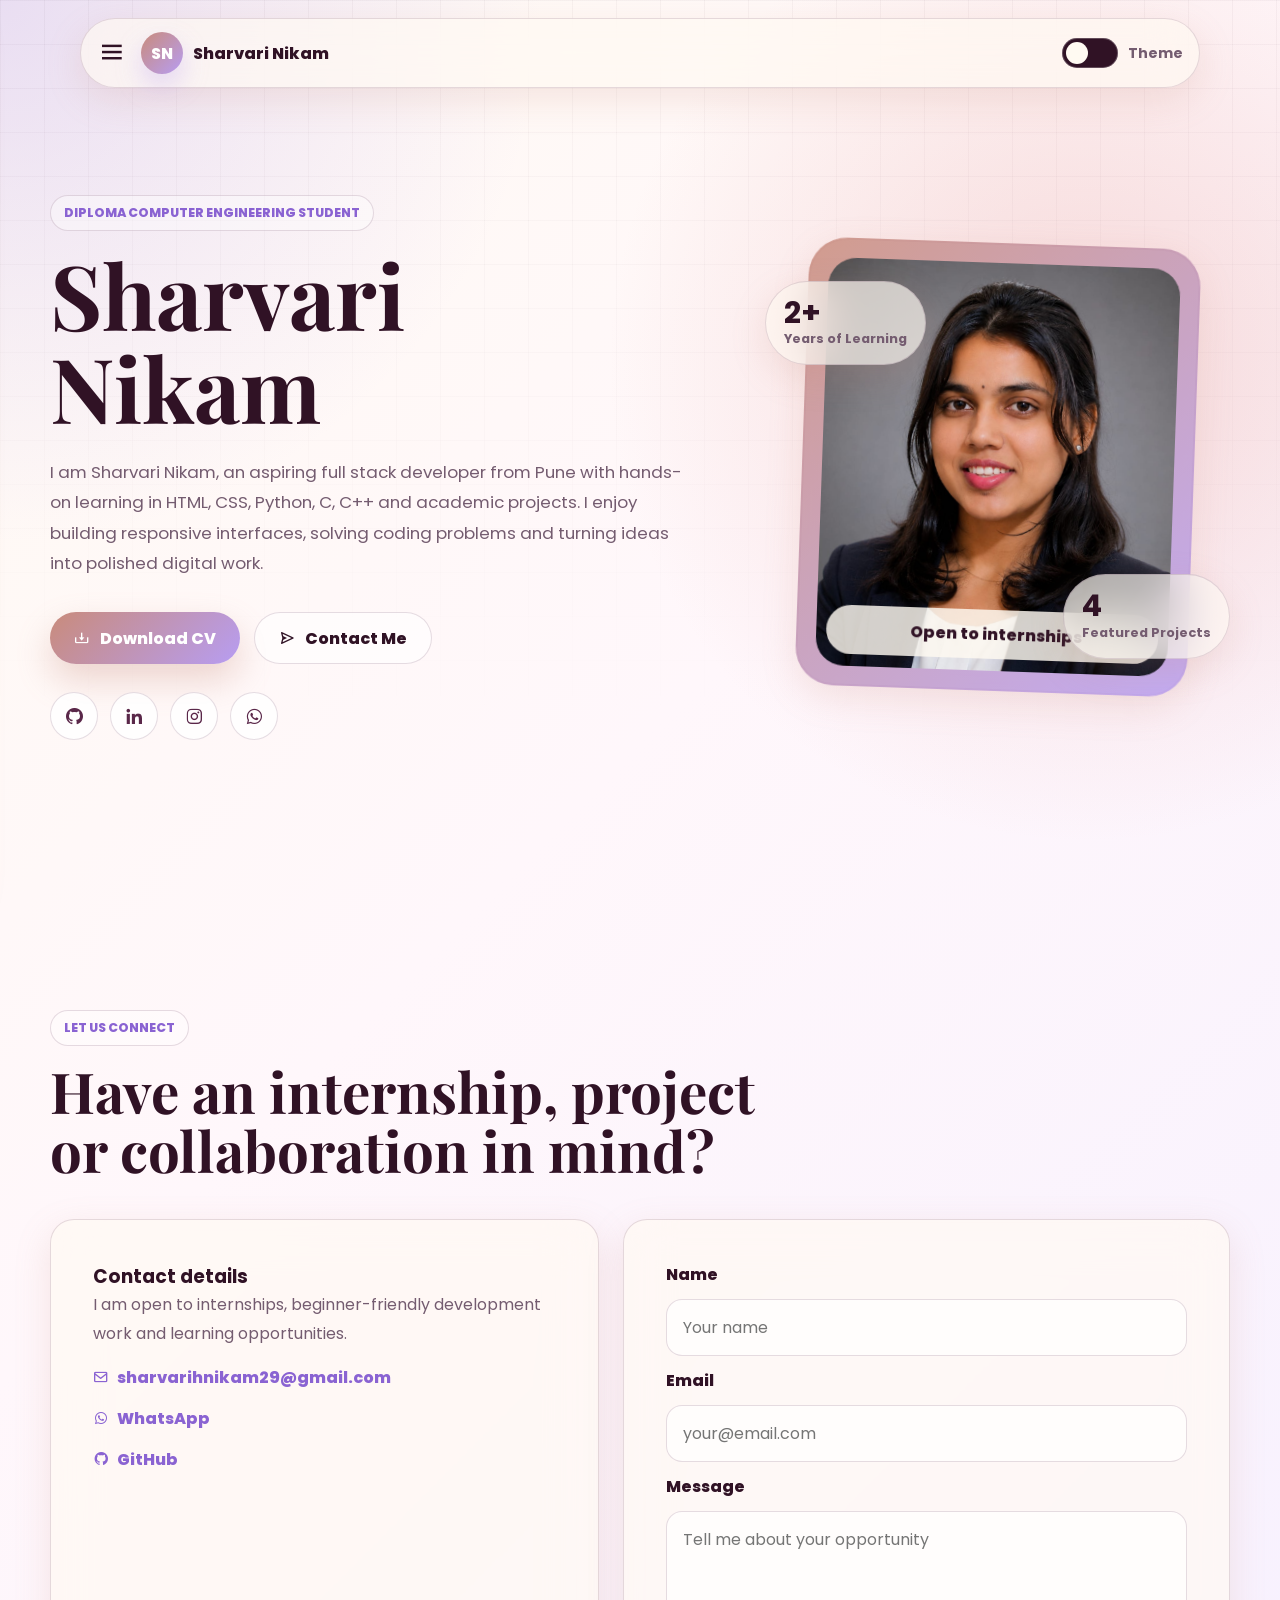
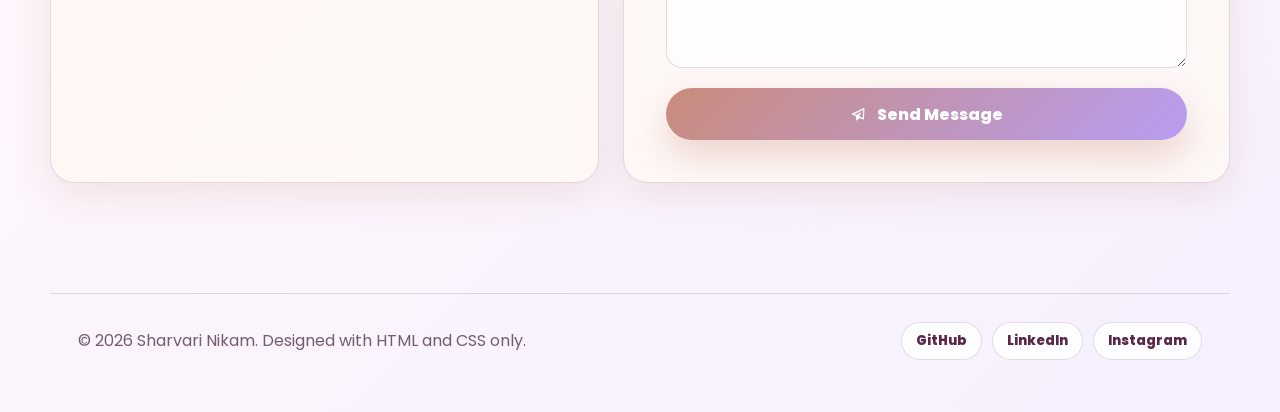
<file: index.html>
﻿<!DOCTYPE html>
<html lang="en">
<head>
  <meta charset="UTF-8">
  <meta name="viewport" content="width=device-width, initial-scale=1.0">
  <title>Sharvari Nikam | Portfolio</title>
  <link rel="preconnect" href="https://fonts.googleapis.com">
  <link rel="preconnect" href="https://fonts.gstatic.com" crossorigin>
  <link href="https://fonts.googleapis.com/css2?family=Playfair+Display:wght@600;700&family=Poppins:wght@300;400;500;600;700;800&display=swap" rel="stylesheet">
  <link href="https://unpkg.com/boxicons@2.1.4/css/boxicons.min.css" rel="stylesheet">
  <link rel="stylesheet" href="style.css">
</head>
<body>

  <!-- CSS-only dark/light mode toggle. -->
<input class="theme-checkbox" type="checkbox" id="theme-toggle" aria-label="Toggle dark mode">
  
  <input type="checkbox" id="menu-toggle" class="menu-checkbox" aria-label="Toggle Navigation Sidebar">
  <label for="menu-toggle" class="sidebar-overlay"></label>

  <div class="site-shell">
    <header class="top-nav glass-panel">
      
      <div class="nav-left-group">
        <label for="menu-toggle" class="hamburger-trigger" title="Open Menu">
          <i class='bx bx-menu'></i>
        </label>
        
        <a class="brand" href="#home">
          <span class="brand-mark">SN</span>
          <span>Sharvari Nikam</span>
        </a>
      </div>

      <label class="theme-toggle" for="theme-toggle" title="Toggle dark mode">
        <span class="toggle-track"><span class="toggle-thumb"></span></span>
        <span class="toggle-text">Theme</span>
      </label>
    </header>

    <aside class="navigation-sidebar glass-panel">
      <div class="sidebar-header">
        <div class="brand">
          <span class="brand-mark">SN</span>
          <span>Menu</span>
        </div>
        <label for="menu-toggle" class="sidebar-close-btn">
          <i class='bx bx-x'></i>
        </label>
      </div>

      <nav class="sidebar-nav-links">
        <a href="index.html" class="sidebar-link"><i class='bx bx-home-alt-2'></i> <span>Home</span></a>
        <a href="about.html" class="sidebar-link"><i class='bx bx-user'></i> <span>About</span></a>
        <a href="skill.html" class="sidebar-link"><i class='bx bx-code-alt'></i> <span>Skills</span></a>
        <a href="projects.html" class="sidebar-link"><i class='bx bx-folder'></i> <span>Projects</span></a>
        <a href="journey.html" class="sidebar-link"><i class='bx bx-git-repo-forked'></i> <span>Journey</span></a>
        <a href="#contact" class="sidebar-link"><i class='bx bx-envelope'></i> <span>Contact</span></a>
      </nav>

      <div class="sidebar-footer">
        <div class="sidebar-settings-label"><i class='bx bx-cog'></i> Settings</div>
        <label class="theme-toggle sidebar-theme-toggle" for="theme-toggle">
          <span class="toggle-track"><span class="toggle-thumb"></span></span>
          <span class="toggle-text">Dark Mode</span>
        </label>
      </div>
    </aside>

    <main>
      <section class="hero section-reveal" id="home">
        <div class="hero-copy">
          <p class="eyebrow">Diploma Computer Engineering Student</p>
          <h1>Sharvari Nikam</h1>
          <p class="hero-text">I am Sharvari Nikam, an aspiring full stack developer from Pune with hands-on learning in HTML, CSS, Python, C, C++ and academic projects. I enjoy building responsive interfaces, solving coding problems and turning ideas into polished digital work.</p>
          <div class="hero-actions"><a class="btn btn-primary" href="resume.pdf" download><i class='bx bx-download'></i>Download CV</a><a class="btn btn-secondary" href="#contact"><i class='bx bx-send'></i>Contact Me</a></div>
          <div class="social-row"><a href="https://github.com/sharvarihnikam29" target="_blank" rel="noreferrer" title="GitHub"><i class='bx bxl-github'></i></a><a href="https://linkedin.com/in/yourprofile" target="_blank" rel="noreferrer" title="LinkedIn"><i class='bx bxl-linkedin'></i></a><a href="https://instagram.com/yourprofile" target="_blank" rel="noreferrer" title="Instagram"><i class='bx bxl-instagram'></i></a><a href="https://wa.me/917387793955" target="_blank" rel="noreferrer" title="WhatsApp"><i class='bx bxl-whatsapp'></i></a></div>
        </div>
        <div class="hero-visual">
          <div class="portrait-card glass-panel"><img src="Pic.jpeg" alt="Sharvari Nikam profile photo"><div class="status-pill"><i class='bx bx-sparkles'></i>Open to internships</div></div>
          <div class="hero-stat top-stat glass-panel"><strong>2+</strong><span>Years of Learning</span></div><div class="hero-stat bottom-stat glass-panel"><strong>4</strong><span>Featured Projects</span></div>
        </div>
      </section>



      <section class="contact section-reveal" id="contact"><div class="section-heading"><p class="eyebrow">Let us connect</p><h2>Have an internship, project or collaboration in mind?</h2></div><div class="contact-grid"><div class="contact-panel glass-panel"><h3>Contact details</h3><p>I am open to internships, beginner-friendly development work and learning opportunities.</p><a href="mailto:sharvarihnikam29@gmail.com"><i class='bx bx-envelope'></i>sharvarihnikam29@gmail.com</a><a href="https://wa.me/917387793955" target="_blank" rel="noreferrer"><i class='bx bxl-whatsapp'></i>WhatsApp</a><a href="https://github.com/sharvarihnikam29" target="_blank" rel="noreferrer"><i class='bx bxl-github'></i>GitHub</a></div><form class="contact-form glass-panel" action="#" method="post"><label for="name">Name</label><input id="name" type="text" name="name" placeholder="Your name"><label for="email">Email</label><input id="email" type="email" name="email" placeholder="your@email.com"><label for="message">Message</label><textarea id="message" name="message" rows="5" placeholder="Tell me about your opportunity"></textarea><button class="btn btn-primary" type="submit"><i class='bx bx-paper-plane'></i>Send Message</button></form></div></section>
    </main>
    <footer class="footer"><p>© 2026 Sharvari Nikam. Designed with HTML and CSS only.</p><div class="footer-socials"><a href="https://github.com/sharvarihnikam29" target="_blank" rel="noreferrer">GitHub</a><a href="https://linkedin.com/in/yourprofile" target="_blank" rel="noreferrer">LinkedIn</a><a href="https://instagram.com/yourprofile" target="_blank" rel="noreferrer">Instagram</a></div></footer>
  </div>
</body>
</html>
</file>
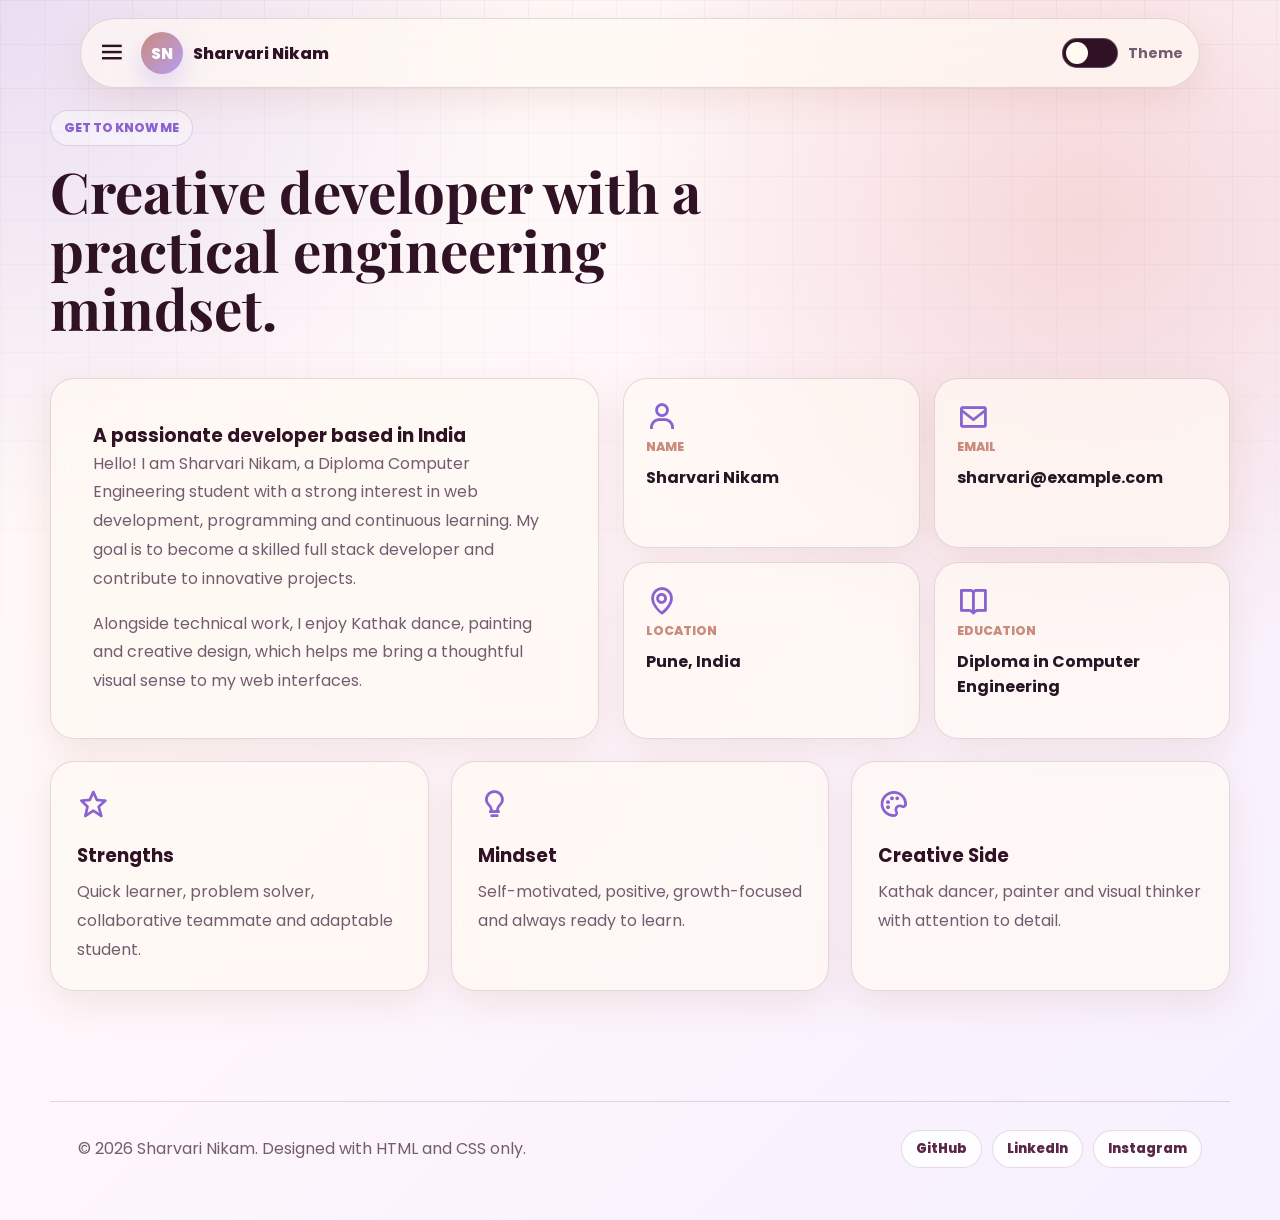
<file: about.html>
<!DOCTYPE html>
<html lang="en">
<head>
  <meta charset="UTF-8">
  <meta name="viewport" content="width=device-width, initial-scale=1.0">
  <title>Sharvari Nikam | Portfolio</title>
  <link rel="preconnect" href="https://fonts.googleapis.com">
  <link rel="preconnect" href="https://fonts.gstatic.com" crossorigin>
  <link href="https://fonts.googleapis.com/css2?family=Playfair+Display:wght@600;700&family=Poppins:wght@300;400;500;600;700;800&display=swap" rel="stylesheet">
  <link href="https://unpkg.com/boxicons@2.1.4/css/boxicons.min.css" rel="stylesheet">
  <link rel="stylesheet" href="style.css">
</head>
<body>

<input class="theme-checkbox" type="checkbox" id="theme-toggle" aria-label="Toggle dark mode">
  
  <input type="checkbox" id="menu-toggle" class="menu-checkbox" aria-label="Toggle Navigation Sidebar">
  <label for="menu-toggle" class="sidebar-overlay"></label>

  <div class="site-shell">
    <header class="top-nav glass-panel">
      
      <div class="nav-left-group">
        <label for="menu-toggle" class="hamburger-trigger" title="Open Menu">
          <i class='bx bx-menu'></i>
        </label>
        
        <a class="brand" href="#home">
          <span class="brand-mark">SN</span>
          <span>Sharvari Nikam</span>
        </a>
      </div>

      <label class="theme-toggle" for="theme-toggle" title="Toggle dark mode">
        <span class="toggle-track"><span class="toggle-thumb"></span></span>
        <span class="toggle-text">Theme</span>
      </label>
    </header>

    <aside class="navigation-sidebar glass-panel">
      <div class="sidebar-header">
        <div class="brand">
          <span class="brand-mark">SN</span>
          <span>Menu</span>
        </div>
        <label for="menu-toggle" class="sidebar-close-btn">
          <i class='bx bx-x'></i>
        </label>
      </div>

      <nav class="sidebar-nav-links">
        <a href="index.html" class="sidebar-link"><i class='bx bx-home-alt-2'></i> <span>Home</span></a>
        <a href="about.html" class="sidebar-link"><i class='bx bx-user'></i> <span>About</span></a>
        <a href="skill.html" class="sidebar-link"><i class='bx bx-code-alt'></i> <span>Skills</span></a>
        <a href="projects.html" class="sidebar-link"><i class='bx bx-folder'></i> <span>Projects</span></a>
        <a href="journey.html" class="sidebar-link"><i class='bx bx-git-repo-forked'></i> <span>Journey</span></a>
        <a href="#contact" class="sidebar-link"><i class='bx bx-envelope'></i> <span>Contact</span></a>
      </nav>

      <div class="sidebar-footer">
        <div class="sidebar-settings-label"><i class='bx bx-cog'></i> Settings</div>
        <label class="theme-toggle sidebar-theme-toggle" for="theme-toggle">
          <span class="toggle-track"><span class="toggle-thumb"></span></span>
          <span class="toggle-text">Dark Mode</span>
        </label>
      </div>
    </aside>

    <main>
        <section class="about section-reveal" id="about">
        <div class="section-heading"><p class="eyebrow">Get to know me</p><h2>Creative developer with a practical engineering mindset.</h2></div>
        <div class="about-grid">
          <article class="about-card glass-panel"><h3>A passionate developer based in India</h3><p>Hello! I am Sharvari Nikam, a Diploma Computer Engineering student with a strong interest in web development, programming and continuous learning. My goal is to become a skilled full stack developer and contribute to innovative projects.</p><p>Alongside technical work, I enjoy Kathak dance, painting and creative design, which helps me bring a thoughtful visual sense to my web interfaces.</p></article>
          <div class="quick-facts"><div class="fact glass-panel"><i class='bx bx-user'></i><span>Name</span><strong>Sharvari Nikam</strong></div><div class="fact glass-panel"><i class='bx bx-envelope'></i><span>Email</span><strong>sharvari@example.com</strong></div><div class="fact glass-panel"><i class='bx bx-map'></i><span>Location</span><strong>Pune, India</strong></div><div class="fact glass-panel"><i class='bx bx-book-open'></i><span>Education</span><strong>Diploma in Computer Engineering</strong></div></div>
        </div>
        <div class="trait-grid"><article class="mini-card glass-panel"><i class='bx bx-star'></i><h3>Strengths</h3><p>Quick learner, problem solver, collaborative teammate and adaptable student.</p></article><article class="mini-card glass-panel"><i class='bx bx-bulb'></i><h3>Mindset</h3><p>Self-motivated, positive, growth-focused and always ready to learn.</p></article><article class="mini-card glass-panel"><i class='bx bx-palette'></i><h3>Creative Side</h3><p>Kathak dancer, painter and visual thinker with attention to detail.</p></article></div>
      </section>
    </main>
    <footer class="footer"><p>© 2026 Sharvari Nikam. Designed with HTML and CSS only.</p><div class="footer-socials"><a href="https://github.com/sharvarihnikam29" target="_blank" rel="noreferrer">GitHub</a><a href="https://linkedin.com/in/yourprofile" target="_blank" rel="noreferrer">LinkedIn</a><a href="https://instagram.com/yourprofile" target="_blank" rel="noreferrer">Instagram</a></div></footer>
  </div>
</body>
</html>
</file>
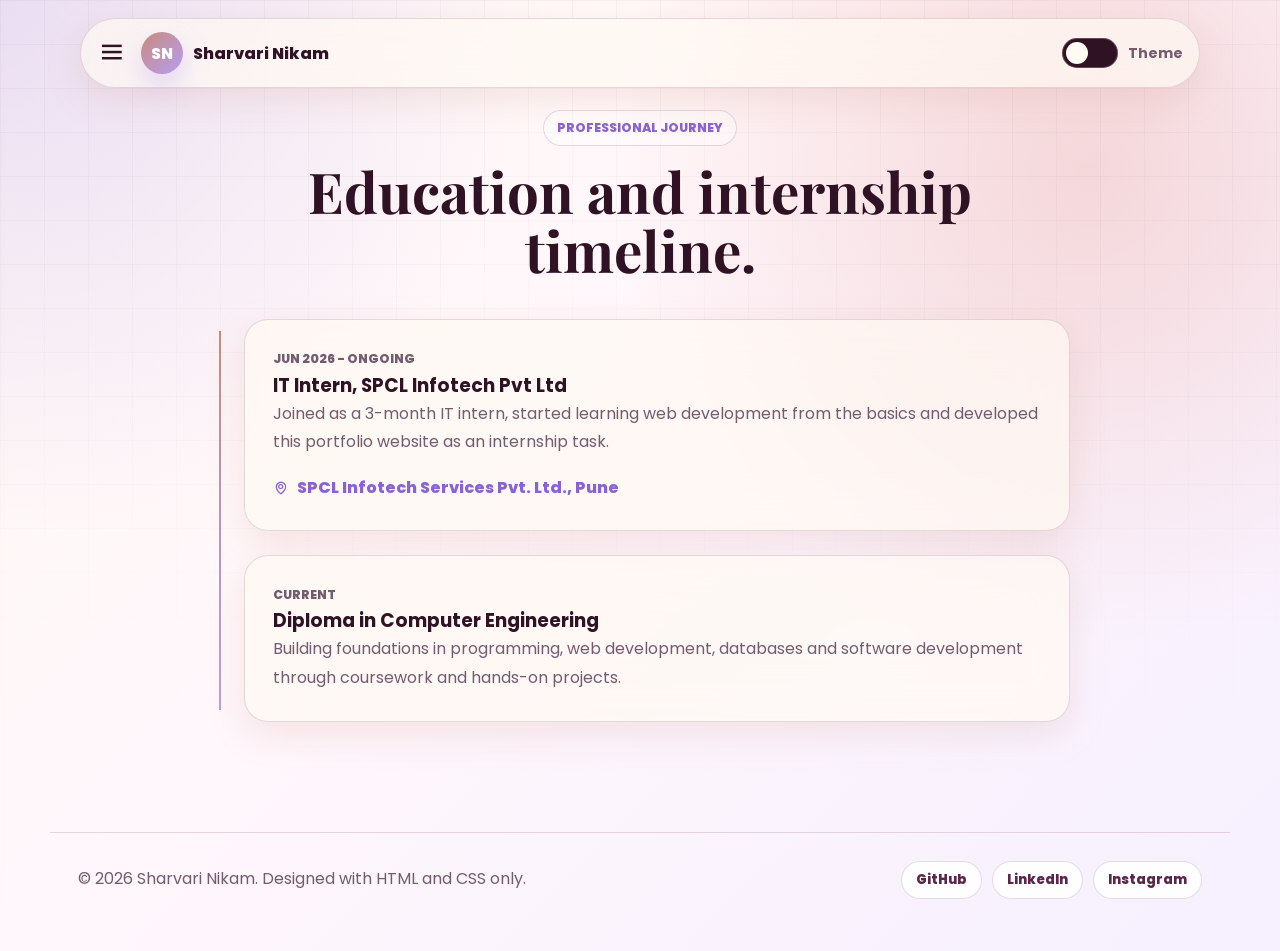
<file: journey.html>
<!DOCTYPE html>
<html lang="en">
<head>
  <meta charset="UTF-8">
  <meta name="viewport" content="width=device-width, initial-scale=1.0">
  <title>Sharvari Nikam | Portfolio</title>
  <link rel="preconnect" href="https://fonts.googleapis.com">
  <link rel="preconnect" href="https://fonts.gstatic.com" crossorigin>
  <link href="https://fonts.googleapis.com/css2?family=Playfair+Display:wght@600;700&family=Poppins:wght@300;400;500;600;700;800&display=swap" rel="stylesheet">
  <link href="https://unpkg.com/boxicons@2.1.4/css/boxicons.min.css" rel="stylesheet">
  <link rel="stylesheet" href="style.css">
</head>
<body>

  <!-- CSS-only dark/light mode toggle. -->
<input class="theme-checkbox" type="checkbox" id="theme-toggle" aria-label="Toggle dark mode">
  
  <input type="checkbox" id="menu-toggle" class="menu-checkbox" aria-label="Toggle Navigation Sidebar">
  <label for="menu-toggle" class="sidebar-overlay"></label>

  <div class="site-shell">
    <header class="top-nav glass-panel">
      
      <div class="nav-left-group">
        <label for="menu-toggle" class="hamburger-trigger" title="Open Menu">
          <i class='bx bx-menu'></i>
        </label>
        
        <a class="brand" href="#home">
          <span class="brand-mark">SN</span>
          <span>Sharvari Nikam</span>
        </a>
      </div>

      <label class="theme-toggle" for="theme-toggle" title="Toggle dark mode">
        <span class="toggle-track"><span class="toggle-thumb"></span></span>
        <span class="toggle-text">Theme</span>
      </label>
    </header>

    <aside class="navigation-sidebar glass-panel">
      <div class="sidebar-header">
        <div class="brand">
          <span class="brand-mark">SN</span>
          <span>Menu</span>
        </div>
        <label for="menu-toggle" class="sidebar-close-btn">
          <i class='bx bx-x'></i>
        </label>
      </div>

      <nav class="sidebar-nav-links">
        <a href="index.html" class="sidebar-link"><i class='bx bx-home-alt-2'></i> <span>Home</span></a>
        <a href="about.html" class="sidebar-link"><i class='bx bx-user'></i> <span>About</span></a>
        <a href="skill.html" class="sidebar-link"><i class='bx bx-code-alt'></i> <span>Skills</span></a>
        <a href="projects.html" class="sidebar-link"><i class='bx bx-folder'></i> <span>Projects</span></a>
        <a href="journey.html" class="sidebar-link"><i class='bx bx-git-repo-forked'></i> <span>Journey</span></a>
        <a href="#contact" class="sidebar-link"><i class='bx bx-envelope'></i> <span>Contact</span></a>
      </nav>

      <div class="sidebar-footer">
        <div class="sidebar-settings-label"><i class='bx bx-cog'></i> Settings</div>
        <label class="theme-toggle sidebar-theme-toggle" for="theme-toggle">
          <span class="toggle-track"><span class="toggle-thumb"></span></span>
          <span class="toggle-text">Dark Mode</span>
        </label>
      </div>
    </aside>

    <main>

              <section class="journey section-reveal" id="journey"><div class="section-heading centered"><p class="eyebrow">Professional journey</p><h2>Education and internship timeline.</h2></div><div class="timeline"><article class="timeline-item glass-panel"><span class="timeline-dot"></span><p class="timeline-date">Jun 2026 - Ongoing</p><h3>IT Intern, SPCL Infotech Pvt Ltd</h3><p>Joined as a 3-month IT intern, started learning web development from the basics and developed this portfolio website as an internship task.</p><a href="https://maps.app.goo.gl/47ASEepXZadYxrFDA" target="_blank" rel="noreferrer"><i class='bx bx-map'></i> SPCL Infotech Services Pvt. Ltd., Pune</a></article><article class="timeline-item glass-panel"><span class="timeline-dot"></span><p class="timeline-date">Current</p><h3>Diploma in Computer Engineering</h3><p>Building foundations in programming, web development, databases and software development through coursework and hands-on projects.</p></article></div></section>
</main>
    <footer class="footer"><p>© 2026 Sharvari Nikam. Designed with HTML and CSS only.</p><div class="footer-socials"><a href="https://github.com/sharvarihnikam29" target="_blank" rel="noreferrer">GitHub</a><a href="https://linkedin.com/in/yourprofile" target="_blank" rel="noreferrer">LinkedIn</a><a href="https://instagram.com/yourprofile" target="_blank" rel="noreferrer">Instagram</a></div></footer>
  </div>
</body>
</html>
</file>
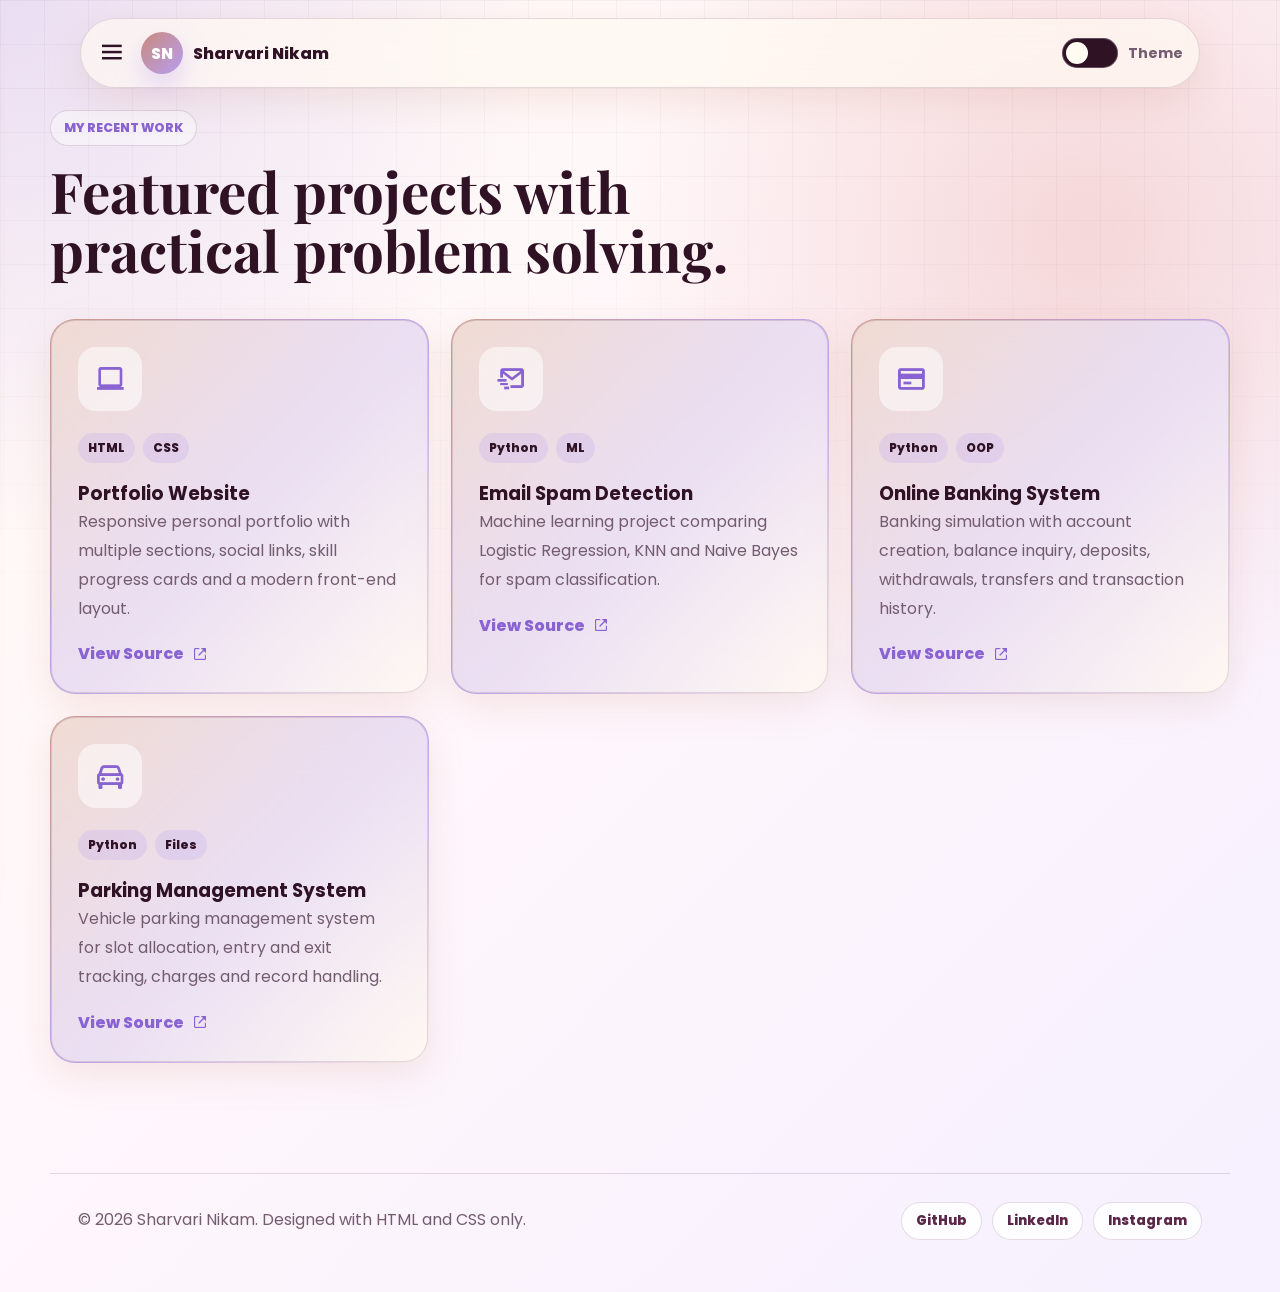
<file: projects.html>
<!DOCTYPE html>
<html lang="en">
<head>
  <meta charset="UTF-8">
  <meta name="viewport" content="width=device-width, initial-scale=1.0">
  <title>Sharvari Nikam | Portfolio</title>
  <link rel="preconnect" href="https://fonts.googleapis.com">
  <link rel="preconnect" href="https://fonts.gstatic.com" crossorigin>
  <link href="https://fonts.googleapis.com/css2?family=Playfair+Display:wght@600;700&family=Poppins:wght@300;400;500;600;700;800&display=swap" rel="stylesheet">
  <link href="https://unpkg.com/boxicons@2.1.4/css/boxicons.min.css" rel="stylesheet">
  <link rel="stylesheet" href="style.css">
</head>
<body>

  <!-- CSS-only dark/light mode toggle. -->
  <input class="theme-checkbox" type="checkbox" id="theme-toggle" aria-label="Toggle dark mode">
  
  <input type="checkbox" id="menu-toggle" class="menu-checkbox" aria-label="Toggle Navigation Sidebar">
  <label for="menu-toggle" class="sidebar-overlay"></label>

  <div class="site-shell">
    <header class="top-nav glass-panel">
      
      <div class="nav-left-group">
        <label for="menu-toggle" class="hamburger-trigger" title="Open Menu">
          <i class='bx bx-menu'></i>
        </label>
        
        <a class="brand" href="#home">
          <span class="brand-mark">SN</span>
          <span>Sharvari Nikam</span>
        </a>
      </div>

      <label class="theme-toggle" for="theme-toggle" title="Toggle dark mode">
        <span class="toggle-track"><span class="toggle-thumb"></span></span>
        <span class="toggle-text">Theme</span>
      </label>
    </header>

    <aside class="navigation-sidebar glass-panel">
      <div class="sidebar-header">
        <div class="brand">
          <span class="brand-mark">SN</span>
          <span>Menu</span>
        </div>
        <label for="menu-toggle" class="sidebar-close-btn">
          <i class='bx bx-x'></i>
        </label>
      </div>

      <nav class="sidebar-nav-links">
        <a href="index.html" class="sidebar-link"><i class='bx bx-home-alt-2'></i> <span>Home</span></a>
        <a href="about.html" class="sidebar-link"><i class='bx bx-user'></i> <span>About</span></a>
        <a href="skill.html" class="sidebar-link"><i class='bx bx-code-alt'></i> <span>Skills</span></a>
        <a href="projects.html" class="sidebar-link"><i class='bx bx-folder'></i> <span>Projects</span></a>
        <a href="journey.html" class="sidebar-link"><i class='bx bx-git-repo-forked'></i> <span>Journey</span></a>
        <a href="#contact" class="sidebar-link"><i class='bx bx-envelope'></i> <span>Contact</span></a>
      </nav>

      <div class="sidebar-footer">
        <div class="sidebar-settings-label"><i class='bx bx-cog'></i> Settings</div>
        <label class="theme-toggle sidebar-theme-toggle" for="theme-toggle">
          <span class="toggle-track"><span class="toggle-thumb"></span></span>
          <span class="toggle-text">Dark Mode</span>
        </label>
      </div>
    </aside>

    <aside class="navigation-sidebar glass-panel">
      <div class="sidebar-header">
        <div class="brand">
          <span class="brand-mark">SN</span>
          <span>Menu</span>
        </div>
        <label for="menu-toggle" class="sidebar-close-btn">
          <i class='bx bx-x'></i>
        </label>
      </div>

      <nav class="sidebar-nav-links">
        <a href="index.html" class="sidebar-link"><i class='bx bx-home-alt-2'></i> <span>Home</span></a>
        <a href="about.html" class="sidebar-link"><i class='bx bx-user'></i> <span>About</span></a>
        <a href="skill.html" class="sidebar-link"><i class='bx bx-code-alt'></i> <span>Skills</span></a>
        <a href="projects.html" class="sidebar-link"><i class='bx bx-folder'></i> <span>Projects</span></a>
        <a href="journey.html" class="sidebar-link"><i class='bx bx-git-repo-forked'></i> <span>Journey</span></a>
        <a href="index.html#contact" class="sidebar-link"><i class='bx bx-envelope'></i> <span>Contact</span></a>
      </nav>

      <div class="sidebar-footer">
        <div class="sidebar-settings-label"><i class='bx bx-cog'></i> Settings</div>
        <label class="theme-toggle sidebar-theme-toggle" for="theme-toggle">
          <span class="toggle-track"><span class="toggle-thumb"></span></span>
          <span class="toggle-text">Dark Mode</span>
        </label>
      </div>
    </aside>

    <main>

              <section class="projects section-reveal" id="projects"><div class="section-heading"><p class="eyebrow">My recent work</p><h2>Featured projects with practical problem solving.</h2></div><div class="projects-grid"><article class="project-card"><div class="project-inner glass-panel"><div class="project-icon"><i class='bx bx-laptop'></i></div><div class="project-tags"><span>HTML</span><span>CSS</span></div><h3>Portfolio Website</h3><p>Responsive personal portfolio with multiple sections, social links, skill progress cards and a modern front-end layout.</p><a href="https://github.com/sharvarihnikam29" target="_blank" rel="noreferrer">View Source <i class='bx bx-link-external'></i></a></div></article><article class="project-card"><div class="project-inner glass-panel"><div class="project-icon"><i class='bx bx-mail-send'></i></div><div class="project-tags"><span>Python</span><span>ML</span></div><h3>Email Spam Detection</h3><p>Machine learning project comparing Logistic Regression, KNN and Naive Bayes for spam classification.</p><a href="https://github.com/sharvarihnikam29/PYTHON/blob/main/spam.py" target="_blank" rel="noreferrer">View Source <i class='bx bx-link-external'></i></a></div></article><article class="project-card"><div class="project-inner glass-panel"><div class="project-icon"><i class='bx bx-credit-card'></i></div><div class="project-tags"><span>Python</span><span>OOP</span></div><h3>Online Banking System</h3><p>Banking simulation with account creation, balance inquiry, deposits, withdrawals, transfers and transaction history.</p><a href="https://github.com/sharvarihnikam29/Project/blob/main/Online%20Banking%20System" target="_blank" rel="noreferrer">View Source <i class='bx bx-link-external'></i></a></div></article><article class="project-card"><div class="project-inner glass-panel"><div class="project-icon"><i class='bx bx-car'></i></div><div class="project-tags"><span>Python</span><span>Files</span></div><h3>Parking Management System</h3><p>Vehicle parking management system for slot allocation, entry and exit tracking, charges and record handling.</p><a href="https://github.com/sharvarihnikam29/Parking-Management-System/blob/main/Parking-Management-System" target="_blank" rel="noreferrer">View Source <i class='bx bx-link-external'></i></a></div></article></div></section>
</main>
    <footer class="footer"><p>© 2026 Sharvari Nikam. Designed with HTML and CSS only.</p><div class="footer-socials"><a href="https://github.com/sharvarihnikam29" target="_blank" rel="noreferrer">GitHub</a><a href="https://linkedin.com/in/yourprofile" target="_blank" rel="noreferrer">LinkedIn</a><a href="https://instagram.com/yourprofile" target="_blank" rel="noreferrer">Instagram</a></div></footer>
  </div>
</body>
</html>
</file>
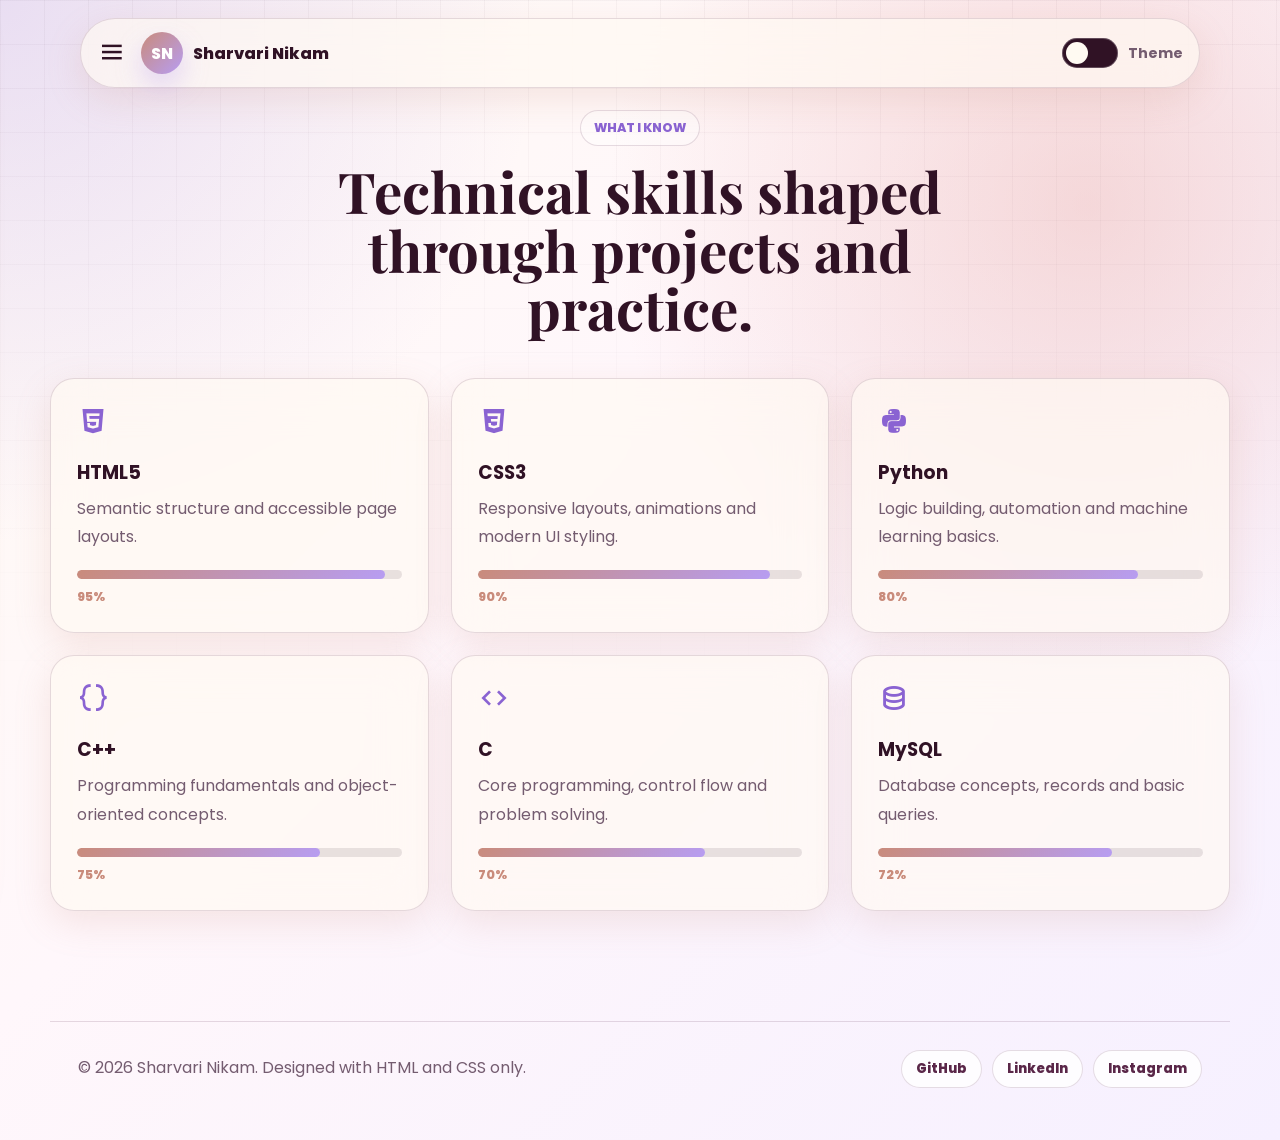
<file: skill.html>
<!DOCTYPE html>
<html lang="en">
<head>
  <meta charset="UTF-8">
  <meta name="viewport" content="width=device-width, initial-scale=1.0">
  <title>Sharvari Nikam | Portfolio</title>
  <link rel="preconnect" href="https://fonts.googleapis.com">
  <link rel="preconnect" href="https://fonts.gstatic.com" crossorigin>
  <link href="https://fonts.googleapis.com/css2?family=Playfair+Display:wght@600;700&family=Poppins:wght@300;400;500;600;700;800&display=swap" rel="stylesheet">
  <link href="https://unpkg.com/boxicons@2.1.4/css/boxicons.min.css" rel="stylesheet">
  <link rel="stylesheet" href="style.css">
</head>
<body>

  <!-- CSS-only dark/light mode toggle. -->
<input class="theme-checkbox" type="checkbox" id="theme-toggle" aria-label="Toggle dark mode">
  
  <input type="checkbox" id="menu-toggle" class="menu-checkbox" aria-label="Toggle Navigation Sidebar">
  <label for="menu-toggle" class="sidebar-overlay"></label>

  <div class="site-shell">
    <header class="top-nav glass-panel">
      
      <div class="nav-left-group">
        <label for="menu-toggle" class="hamburger-trigger" title="Open Menu">
          <i class='bx bx-menu'></i>
        </label>
        
        <a class="brand" href="#home">
          <span class="brand-mark">SN</span>
          <span>Sharvari Nikam</span>
        </a>
      </div>

      <label class="theme-toggle" for="theme-toggle" title="Toggle dark mode">
        <span class="toggle-track"><span class="toggle-thumb"></span></span>
        <span class="toggle-text">Theme</span>
      </label>
    </header>

    <aside class="navigation-sidebar glass-panel">
      <div class="sidebar-header">
        <div class="brand">
          <span class="brand-mark">SN</span>
          <span>Menu</span>
        </div>
        <label for="menu-toggle" class="sidebar-close-btn">
          <i class='bx bx-x'></i>
        </label>
      </div>

      <nav class="sidebar-nav-links">
        <a href="index.html" class="sidebar-link"><i class='bx bx-home-alt-2'></i> <span>Home</span></a>
        <a href="about.html" class="sidebar-link"><i class='bx bx-user'></i> <span>About</span></a>
        <a href="skill.html" class="sidebar-link"><i class='bx bx-code-alt'></i> <span>Skills</span></a>
        <a href="projects.html" class="sidebar-link"><i class='bx bx-folder'></i> <span>Projects</span></a>
        <a href="journey.html" class="sidebar-link"><i class='bx bx-git-repo-forked'></i> <span>Journey</span></a>
        <a href="#contact" class="sidebar-link"><i class='bx bx-envelope'></i> <span>Contact</span></a>
      </nav>

      <div class="sidebar-footer">
        <div class="sidebar-settings-label"><i class='bx bx-cog'></i> Settings</div>
        <label class="theme-toggle sidebar-theme-toggle" for="theme-toggle">
          <span class="toggle-track"><span class="toggle-thumb"></span></span>
          <span class="toggle-text">Dark Mode</span>
        </label>
      </div>
    </aside>

    <main>
       <section class="skills section-reveal" id="skills">
        <div class="section-heading centered"><p class="eyebrow">What I know</p><h2>Technical skills shaped through projects and practice.</h2></div>
        <div class="skills-grid"><article class="skill-card glass-panel" style="--level:95%"><i class='bx bxl-html5'></i><h3>HTML5</h3><p>Semantic structure and accessible page layouts.</p><span><b></b></span><small>95%</small></article><article class="skill-card glass-panel" style="--level:90%"><i class='bx bxl-css3'></i><h3>CSS3</h3><p>Responsive layouts, animations and modern UI styling.</p><span><b></b></span><small>90%</small></article><article class="skill-card glass-panel" style="--level:80%"><i class='bx bxl-python'></i><h3>Python</h3><p>Logic building, automation and machine learning basics.</p><span><b></b></span><small>80%</small></article><article class="skill-card glass-panel" style="--level:75%"><i class='bx bx-code-curly'></i><h3>C++</h3><p>Programming fundamentals and object-oriented concepts.</p><span><b></b></span><small>75%</small></article><article class="skill-card glass-panel" style="--level:70%"><i class='bx bx-code'></i><h3>C</h3><p>Core programming, control flow and problem solving.</p><span><b></b></span><small>70%</small></article><article class="skill-card glass-panel" style="--level:72%"><i class='bx bx-data'></i><h3>MySQL</h3><p>Database concepts, records and basic queries.</p><span><b></b></span><small>72%</small></article></div>
      </section>
      </main>
    <footer class="footer"><p>© 2026 Sharvari Nikam. Designed with HTML and CSS only.</p><div class="footer-socials"><a href="https://github.com/sharvarihnikam29" target="_blank" rel="noreferrer">GitHub</a><a href="https://linkedin.com/in/yourprofile" target="_blank" rel="noreferrer">LinkedIn</a><a href="https://instagram.com/yourprofile" target="_blank" rel="noreferrer">Instagram</a></div></footer>
  </div>
</body>
</html>
</file>
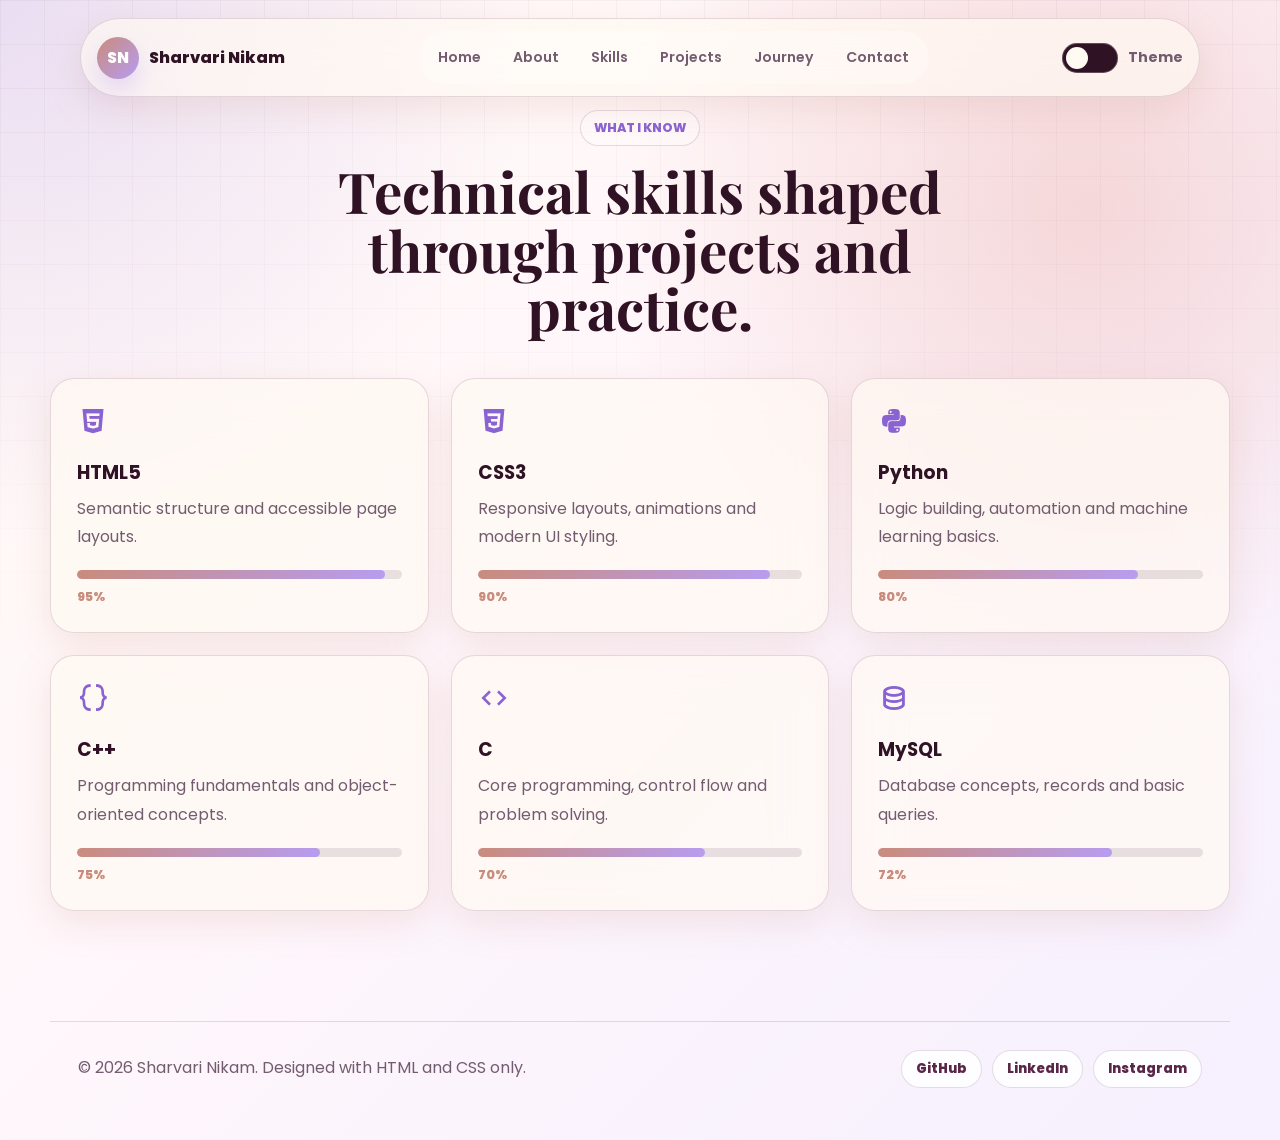
<file: skills.html>
<!DOCTYPE html>
<html lang="en">
<head>
  <meta charset="UTF-8">
  <meta name="viewport" content="width=device-width, initial-scale=1.0">
  <title>Sharvari Nikam | Portfolio</title>
  <link rel="preconnect" href="https://fonts.googleapis.com">
  <link rel="preconnect" href="https://fonts.gstatic.com" crossorigin>
  <link href="https://fonts.googleapis.com/css2?family=Playfair+Display:wght@600;700&family=Poppins:wght@300;400;500;600;700;800&display=swap" rel="stylesheet">
  <link href="https://unpkg.com/boxicons@2.1.4/css/boxicons.min.css" rel="stylesheet">
  <link rel="stylesheet" href="style.css">
</head>
<body>
  <!-- CSS-only dark/light mode toggle. -->
  <input class="theme-checkbox" type="checkbox" id="theme-toggle" aria-label="Toggle dark mode">
  <div class="site-shell">
    <header class="top-nav glass-panel">
      <a class="brand" href="#home">
        <span class="brand-mark">SN</span><span>Sharvari Nikam</span></a>
      <nav class="nav-links">
        <a href="index.html">Home</a>
        <a href="about.html">About</a>
        <a href="skill.html">Skills</a>
        <a href="projects.html">Projects</a>
        <a href="journey.html">Journey</a>
        <a href="#contact">Contact</a>
      </nav>
      <label class="theme-toggle" for="theme-toggle" title="Toggle dark mode"><span class="toggle-track"><span class="toggle-thumb"></span></span><span class="toggle-text">Theme</span></label>
    </header>

    <main>
       <section class="skills section-reveal" id="skills">
        <div class="section-heading centered"><p class="eyebrow">What I know</p><h2>Technical skills shaped through projects and practice.</h2></div>
        <div class="skills-grid"><article class="skill-card glass-panel" style="--level:95%"><i class='bx bxl-html5'></i><h3>HTML5</h3><p>Semantic structure and accessible page layouts.</p><span><b></b></span><small>95%</small></article><article class="skill-card glass-panel" style="--level:90%"><i class='bx bxl-css3'></i><h3>CSS3</h3><p>Responsive layouts, animations and modern UI styling.</p><span><b></b></span><small>90%</small></article><article class="skill-card glass-panel" style="--level:80%"><i class='bx bxl-python'></i><h3>Python</h3><p>Logic building, automation and machine learning basics.</p><span><b></b></span><small>80%</small></article><article class="skill-card glass-panel" style="--level:75%"><i class='bx bx-code-curly'></i><h3>C++</h3><p>Programming fundamentals and object-oriented concepts.</p><span><b></b></span><small>75%</small></article><article class="skill-card glass-panel" style="--level:70%"><i class='bx bx-code'></i><h3>C</h3><p>Core programming, control flow and problem solving.</p><span><b></b></span><small>70%</small></article><article class="skill-card glass-panel" style="--level:72%"><i class='bx bx-data'></i><h3>MySQL</h3><p>Database concepts, records and basic queries.</p><span><b></b></span><small>72%</small></article></div>
      </section>
      </main>
    <footer class="footer"><p>© 2026 Sharvari Nikam. Designed with HTML and CSS only.</p><div class="footer-socials"><a href="https://github.com/sharvarihnikam29" target="_blank" rel="noreferrer">GitHub</a><a href="https://linkedin.com/in/yourprofile" target="_blank" rel="noreferrer">LinkedIn</a><a href="https://instagram.com/yourprofile" target="_blank" rel="noreferrer">Instagram</a></div></footer>
  </div>
</body>
</html>
</file>
<file: style.css>
﻿/* Premium portfolio redesign: HTML + CSS only */
:root{--ivory:#fffaf2;
    --ivory-soft:#fff4e7;
    --rose-gold:#c98b7b;
    --rose-bright:#e7a6a1;
    --lavender:#b79df2;
    --lavender-deep:#8a63d2;
    --plum:#301225;
    --plum-soft:#5a2749;
    --ink:#261525;
    --muted:#745c70;
    --line:rgba(97,45,82,.16);
    --glass:rgba(255,250,242,.68);
    --glass-strong:rgba(255,255,255,.82);
    --shadow:0 24px 70px rgba(48,18,37,.16);
    --shadow-soft:0 12px 36px rgba(201,139,123,.18);
    --gradient:linear-gradient(135deg,var(--rose-gold),var(--lavender));
    --radius:24px
}
*{
    box-sizing:border-box;
    margin:0;
    padding:0
}
html
{
    scroll-behavior:smooth;
    scroll-padding-top:110px
}
body{
    min-height:100vh;
    font-family:"Poppins",sans-serif;
    color:var(--ink);
    background:radial-gradient(circle at top left,
    rgba(183,157,242,.30),
    transparent 34rem),
    radial-gradient(circle at 85% 18%,
    rgba(231,166,161,.38),
    transparent 30rem),
    linear-gradient(135deg,var(--ivory),
    #fff7fb 42%,#f6f0ff);
    overflow-x:hidden
}
body:before{
    content:"";
    position:fixed;
    inset:0;
    pointer-events:none;
    background-image:linear-gradient(rgba(48,18,37,.035) 1px,transparent 1px),linear-gradient(90deg,rgba(48,18,37,.035) 1px,transparent 1px);
    background-size:44px 44px;
    mask-image:linear-gradient(to bottom,#000,transparent 82%);
    z-index:-2
}
img{
    display:block;
    max-width:100%
}
a{
    color:inherit;
    text-decoration:none
}
button,
input,
textarea{
    font:inherit
}

::selection{
    background:rgba(183,157,242,.45);color:var(--plum)
}

::-webkit-scrollbar{
    width:12px
}


/* ==========================================================================
   CLEAN PURE-CSS SLIDING SIDEBAR STYLES
   ========================================================================== */

/* Hide native checkbox control blocks completely */
.menu-checkbox {
  position: fixed;
  opacity: 0;
  pointer-events: none;
  visibility: hidden;
}

/* Flex layout group to anchor hamburger next to logo */
.nav-left-group {
  display: flex;
  align-items: center;
  gap: 14px;
}

/* Styling the Hamburger Boxicon Button */
.hamburger-trigger {
  font-size: 1.85rem;
  color: var(--plum);
  cursor: pointer;
  display: flex;
  align-items: center;
  justify-content: center;
  transition: transform 0.25s ease, color 0.25s ease;
}

.hamburger-trigger:hover {
  transform: scale(1.12);
  color: var(--rose-gold);
}

/* Sync Hamburger Color with Dark Mode Changes */
.theme-checkbox:checked + .site-shell .hamburger-trigger {
  color: var(--ivory);
}

/* Semi-transparent Backdrop Tint Layer */
.sidebar-overlay {
  position: fixed;
  inset: 0;
  background: rgba(48, 18, 37, 0.25);
  backdrop-filter: blur(0px);
  -webkit-backdrop-filter: blur(0px);
  opacity: 0;
  pointer-events: none;
  z-index: 999; /* Lower than sidebar container, higher than body content */
  transition: opacity 0.4s ease, backdrop-filter 0.4s ease;
}

/* Reveal Backdrop tint when sidebar checkbox is ticked */
#menu-toggle:checked ~ .sidebar-overlay {
  opacity: 1;
  pointer-events: auto;
  backdrop-filter: blur(5px);
  -webkit-backdrop-filter: blur(5px);
}

/* Main Sidebar Shell Panel Design */
.navigation-sidebar {
  position: fixed;
  top: 0;
  left: -320px; /* Hidden offscreen completely by default */
  width: 290px;
  height: 100vh;
  z-index: 1000; /* Keeps it layered completely on top of everything */
  display: flex;
  flex-direction: column;
  padding: 30px 24px;
  border-radius: 0 var(--radius) var(--radius) 0;
  border-left: none;
  box-shadow: var(--shadow);
  transition: transform 0.4s cubic-bezier(0.4, 0, 0.2, 1), background 0.35s ease;
}

/* The Slide-In Effect Mechanism */
#menu-toggle:checked ~ .site-shell .navigation-sidebar {
  transform: translateX(320px);
}

/* Sidebar Branding Header Elements */
.sidebar-header {
  display: flex;
  align-items: center;
  justify-content: space-between;
  margin-bottom: 35px;
  padding-bottom: 16px;
  border-bottom: 1px solid var(--line);
}

.sidebar-close-btn {
  font-size: 1.85rem;
  color: var(--muted);
  cursor: pointer;
  display: flex;
  align-items: center;
  transition: color 0.25s ease, transform 0.25s ease;
}

.sidebar-close-btn:hover {
  color: var(--rose-gold);
  transform: rotate(90deg);
}

/* Sidebar Menu Inner Item Typography & Row Alignment */
.sidebar-nav-links {
  display: flex;
  flex-direction: column;
  gap: 8px;
  flex-grow: 1;
}

.sidebar-link {
  display: flex;
  align-items: center;
  gap: 14px;
  padding: 12px 16px;
  border-radius: 14px;
  color: var(--muted);
  font-weight: 600;
  font-size: 0.95rem;
  transition: color 0.25s ease, background 0.25s ease, transform 0.25s ease;
}

.sidebar-link i {
  font-size: 1.35rem;
  color: var(--lavender-deep);
  transition: transform 0.25s ease;
}

/* Hover Animations inside Sidebar Link Selection */
.sidebar-link:hover {
  color: var(--plum);
  background: rgba(255, 255, 255, 0.55);
  transform: translateX(6px);
}

.sidebar-link:hover i {
  transform: scale(1.15);
}

/* Hover tracking states under active Dark Mode color configuration */
.theme-checkbox:checked + .site-shell .sidebar-link:hover {
  color: var(--ivory);
  background: rgba(255, 255, 255, 0.08);
}

/* Footer & Settings Utility Area Styling inside sidebar drawer */
.sidebar-footer {
  padding-top: 20px;
  border-top: 1px solid var(--line);
  display: flex;
  flex-direction: column;
  gap: 12px;
}

.sidebar-settings-label {
  font-size: 0.75rem;
  font-weight: 800;
  text-transform: uppercase;
  color: var(--rose-gold);
  display: flex;
  align-items: center;
  gap: 6px;
}

.sidebar-theme-toggle {
  justify-content: space-between;
  width: 100%;
  padding: 4px 0;
}

/* Fix mobile footer overlay conflicting layout index */
@media (max-width: 760px) {
  .side-nav {
    display: none !important; /* Disables the bottom dots icon navigation menu row on phones */
  }
}
::-webkit-scrollbar-track{background:var(--ivory-soft)}::-webkit-scrollbar-thumb{background:linear-gradient(var(--rose-gold),var(--lavender-deep));border:3px solid var(--ivory-soft);border-radius:999px}.theme-checkbox{position:fixed;opacity:0;pointer-events:none}.site-shell{min-height:100vh;transition:color .35s ease,background .35s ease}.theme-checkbox:checked+.site-shell{--ivory:#170b16;--ivory-soft:#211020;--ink:#fff8f2;--muted:#d8bfd3;--line:rgba(255,250,242,.16);--glass:rgba(42,20,41,.68);--glass-strong:rgba(49,24,48,.88);--shadow:0 24px 70px rgba(0,0,0,.38);background:radial-gradient(circle at top left,rgba(138,99,210,.34),transparent 34rem),radial-gradient(circle at 90% 16%,rgba(201,139,123,.24),transparent 30rem),linear-gradient(135deg,#170b16,#261225 45%,#120712)}.glass-panel{background:var(--glass);border:1px solid var(--line);box-shadow:var(--shadow-soft);backdrop-filter:blur(24px);-webkit-backdrop-filter:blur(24px)}.top-nav{position:fixed;top:18px;left:50%;z-index:50;width:min(1120px,calc(100% - 36px));min-height:70px;transform:translateX(-50%);display:flex;align-items:center;justify-content:space-between;gap:18px;padding:12px 16px;border-radius:999px}.brand,.nav-links,.theme-toggle,.social-row,.hero-actions,.footer-socials{display:flex;align-items:center}.brand{gap:10px;font-weight:800;color:var(--plum)}.theme-checkbox:checked+.site-shell .brand{color:var(--ivory)}.brand-mark{display:grid;width:42px;height:42px;place-items:center;border-radius:50%;color:#fff;background:var(--gradient);box-shadow:0 12px 26px rgba(183,157,242,.35)}.nav-links{gap:4px;padding:6px;border-radius:999px;background:rgba(255,255,255,.32)}.nav-links a{padding:10px 14px;border-radius:999px;color:var(--muted);font-size:.88rem;font-weight:600;transition:color .25s ease,background .25s ease,transform .25s ease}.nav-links a:hover{color:var(--plum);background:rgba(255,255,255,.62);transform:translateY(-2px)}.theme-checkbox:checked+.site-shell .nav-links a:hover{color:var(--ivory);background:rgba(255,255,255,.10)}.theme-toggle{gap:10px;cursor:pointer;color:var(--muted);font-weight:700;font-size:.88rem}.toggle-track{width:56px;height:30px;padding:4px;border-radius:999px;background:var(--plum);box-shadow:inset 0 0 0 1px rgba(255,255,255,.24)}.toggle-thumb{display:block;width:22px;height:22px;border-radius:50%;background:var(--ivory);transition:transform .3s ease,background .3s ease}.theme-checkbox:checked+.site-shell .toggle-thumb{transform:translateX(26px);background:var(--lavender)}.side-nav{position:fixed;top:50%;left:20px;z-index:45;transform:translateY(-50%);display:grid;gap:10px;padding:12px;border-radius:999px}.side-nav a{position:relative;display:grid;width:46px;height:46px;place-items:center;border-radius:50%;color:var(--plum-soft);transition:transform .25s ease,color .25s ease,background .25s ease,box-shadow .25s ease}.theme-checkbox:checked+.site-shell .side-nav a{color:var(--ivory)}.side-nav i{font-size:1.25rem}.side-nav span{position:absolute;left:58px;padding:7px 10px;color:#fff;background:var(--plum);border-radius:999px;opacity:0;pointer-events:none;transform:translateX(-8px);transition:opacity .25s ease,transform .25s ease;white-space:nowrap;font-size:.78rem}.side-nav a:hover{color:#fff;background:var(--gradient);box-shadow:0 12px 28px rgba(201,139,123,.35);transform:translateY(-2px)}.side-nav a:hover span{opacity:1;transform:translateX(0)}main{width:min(1180px,calc(100% - 38px));margin:0 auto}section{padding:110px 0}.hero{min-height:100vh;display:grid;grid-template-columns:minmax(0,1.1fr) minmax(300px,.8fr);align-items:center;gap:clamp(38px,6vw,84px);padding-top:145px}.eyebrow{width:fit-content;margin-bottom:16px;padding:8px 13px;border:1px solid var(--line);border-radius:999px;color:var(--lavender-deep);background:rgba(255,255,255,.40);font-size:.78rem;font-weight:800;text-transform:uppercase}h1,h2{font-family:"Playfair Display",serif;color:var(--plum);line-height:1.04}.theme-checkbox:checked+.site-shell h1,.theme-checkbox:checked+.site-shell h2{color:var(--ivory)}h1{max-width:780px;font-size:clamp(3rem,7vw,6.8rem)}h2{max-width:760px;font-size:clamp(2.15rem,4.4vw,4.3rem)}.hero-text,.about-card p,.mini-card p,.skill-card p,.project-inner p,.timeline-item p,.contact-panel p,.footer p{color:var(--muted);line-height:1.8}.hero-text{max-width:680px;margin-top:24px;font-size:1.05rem}.hero-actions{flex-wrap:wrap;gap:14px;margin-top:34px}.btn{display:inline-flex;align-items:center;justify-content:center;gap:10px;min-height:52px;padding:0 24px;border:0;border-radius:999px;cursor:pointer;font-weight:800;transition:transform .25s ease,box-shadow .25s ease,background .25s ease}.btn-primary{color:#fff;background:var(--gradient);box-shadow:0 16px 34px rgba(201,139,123,.33)}.btn-secondary{color:var(--plum);background:rgba(255,255,255,.62);border:1px solid var(--line)}.theme-checkbox:checked+.site-shell .btn-secondary{color:var(--ivory);background:rgba(255,255,255,.08)}.btn:hover{transform:translateY(-4px);box-shadow:0 20px 42px rgba(183,157,242,.36)}.social-row{gap:12px;margin-top:28px}.social-row a,.footer-socials a{display:grid;place-items:center;color:var(--plum-soft);background:var(--glass-strong);border:1px solid var(--line);transition:transform .25s ease,color .25s ease,box-shadow .25s ease,background .25s ease}.social-row a{width:48px;height:48px;border-radius:50%;font-size:1.25rem}.social-row a:hover,.footer-socials a:hover{color:#fff;background:var(--gradient);box-shadow:0 0 28px rgba(183,157,242,.55);transform:translateY(-5px)}.hero-visual{position:relative;min-height:530px;display:grid;place-items:center}.portrait-card{position:relative;width:min(390px,84vw);padding:18px;border-radius:38px;transform:rotate(2deg);animation:floatPortrait 6s ease-in-out infinite}.portrait-card:before{content:"";position:absolute;inset:-2px;z-index:-1;border-radius:inherit;background:var(--gradient);opacity:.84}.portrait-card img{width:100%;aspect-ratio:1/1.16;object-fit:cover;border-radius:28px;background:linear-gradient(135deg,rgba(201,139,123,.30),rgba(183,157,242,.34))}.status-pill,.hero-stat{position:absolute;color:var(--plum);border-radius:999px}.status-pill{left:28px;right:28px;bottom:30px;display:flex;justify-content:center;gap:8px;padding:12px 16px;background:rgba(255,250,242,.82);font-weight:800}.hero-stat{display:grid;gap:2px;min-width:138px;padding:16px 18px}.theme-checkbox:checked+.site-shell .hero-stat,.theme-checkbox:checked+.site-shell .status-pill{color:var(--ivory);background:rgba(49,24,48,.78)}.hero-stat strong{font-size:1.9rem;line-height:1}.hero-stat span{color:var(--muted);font-size:.8rem;font-weight:700}.top-stat{top:78px;left:0}.bottom-stat{right:0;bottom:74px}
.section-heading{margin-bottom:40px}.centered{display:grid;justify-items:center;text-align:center;margin-inline:auto}.about-grid,.contact-grid{display:grid;grid-template-columns:minmax(0,.95fr) minmax(320px,1.05fr);gap:24px}.about-card,.contact-panel,.contact-form,.timeline-item,.project-inner,.skill-card,.mini-card,.fact{border-radius:var(--radius)}.about-card,.contact-panel,.contact-form{padding:clamp(24px,4vw,42px)}.about-card h3,.mini-card h3,.skill-card h3,.project-inner h3,.timeline-item h3,.contact-panel h3{color:var(--plum)}.theme-checkbox:checked+.site-shell .about-card h3,.theme-checkbox:checked+.site-shell .mini-card h3,.theme-checkbox:checked+.site-shell .skill-card h3,.theme-checkbox:checked+.site-shell .project-inner h3,.theme-checkbox:checked+.site-shell .timeline-item h3,.theme-checkbox:checked+.site-shell .contact-panel h3{color:var(--ivory)}.about-card p+p{margin-top:16px}.quick-facts{display:grid;grid-template-columns:repeat(2,minmax(0,1fr));gap:14px}.fact,.mini-card,.skill-card,.project-inner,.timeline-item{position:relative;overflow:hidden;transition:transform .32s ease,box-shadow .32s ease,border-color .32s ease}.fact{min-height:154px;padding:22px}.fact i,.mini-card i,.skill-card i,.project-icon i{color:var(--lavender-deep);font-size:2rem}.fact span,.skill-card small,.timeline-date{display:block;color:var(--rose-gold);font-size:.78rem;font-weight:800;text-transform:uppercase}.fact strong{display:block;margin-top:9px;color:var(--ink)}.trait-grid,.skills-grid,.projects-grid{display:grid;grid-template-columns:repeat(3,minmax(0,1fr));gap:22px}.trait-grid{margin-top:22px}.mini-card,.skill-card,.project-inner{padding:26px}.mini-card h3,.skill-card h3{margin:16px 0 8px}.skill-card{animation:softRise .9s ease both}.skill-card span{display:block;height:9px;margin-top:18px;border-radius:999px;background:rgba(48,18,37,.11);overflow:hidden}.skill-card b{display:block;width:var(--level);height:100%;border-radius:inherit;background:var(--gradient);transition:width .4s ease}.skill-card small{margin-top:9px}.project-card{padding:1px;border-radius:calc(var(--radius) + 1px);background:linear-gradient(135deg,rgba(201,139,123,.85),rgba(183,157,242,.92),rgba(255,250,242,.65))}.project-inner{height:100%;min-height:330px}.project-icon{display:grid;width:64px;height:64px;place-items:center;border-radius:18px;background:rgba(255,255,255,.54)}.project-tags{display:flex;flex-wrap:wrap;gap:8px;margin:22px 0 16px}.project-tags span{padding:6px 10px;border-radius:999px;color:var(--plum);background:rgba(183,157,242,.22);font-size:.75rem;font-weight:800}.project-inner a,.timeline-item a,.contact-panel a{display:inline-flex;align-items:center;gap:8px;margin-top:18px;color:var(--lavender-deep);font-weight:800}.timeline{position:relative;display:grid;gap:24px;max-width:860px;margin:0 auto;padding-left:34px}.timeline:before{content:"";position:absolute;top:12px;bottom:12px;left:9px;width:2px;background:linear-gradient(var(--rose-gold),var(--lavender))}.timeline-item{padding:28px}.timeline-dot{position:absolute;left:-42px;top:34px;width:18px;height:18px;border:4px solid var(--ivory);border-radius:50%;background:var(--gradient);box-shadow:0 0 0 7px rgba(183,157,242,.18)}.contact-panel{display:grid;align-content:start}.contact-panel a{margin-top:16px}.contact-form{display:grid;gap:12px}.contact-form label{color:var(--plum);font-weight:800}.theme-checkbox:checked+.site-shell .contact-form label{color:var(--ivory)}.contact-form input,.contact-form textarea{width:100%;padding:15px 16px;color:var(--ink);background:rgba(255,255,255,.64);border:1px solid var(--line);border-radius:16px;outline:0;resize:vertical;transition:border-color .25s ease,box-shadow .25s ease,background .25s ease}.theme-checkbox:checked+.site-shell .contact-form input,.theme-checkbox:checked+.site-shell .contact-form textarea{color:var(--ivory);background:rgba(255,255,255,.08)}.contact-form input:focus,.contact-form textarea:focus{border-color:var(--lavender);box-shadow:0 0 0 4px rgba(183,157,242,.18)}.contact-form .btn{margin-top:8px}.footer{width:min(1180px,calc(100% - 38px));margin:0 auto 24px;padding:28px;display:flex;align-items:center;justify-content:space-between;gap:20px;border-top:1px solid var(--line)}.footer-socials{gap:10px;flex-wrap:wrap}.footer-socials a{min-height:38px;padding:0 14px;border-radius:999px;font-size:.82rem;font-weight:800}.fact:hover,.mini-card:hover,.skill-card:hover,.project-inner:hover,.timeline-item:hover{transform:translateY(-10px);box-shadow:var(--shadow);border-color:rgba(183,157,242,.34)}.skill-card:after,.project-inner:after,.mini-card:after,.fact:after,.timeline-item:after{content:"";position:absolute;inset:0;background:linear-gradient(120deg,transparent,rgba(255,255,255,.34),transparent);transform:translateX(-120%) skewX(-18deg);transition:transform .65s ease}.skill-card:hover:after,.project-inner:hover:after,.mini-card:hover:after,.fact:hover:after,.timeline-item:hover:after{transform:translateX(120%) skewX(-18deg)}.section-reveal{animation:revealUp .9s ease both;animation-timeline:view();animation-range:entry 0% cover 28%}@keyframes revealUp{from{opacity:0;transform:translateY(42px)}to{opacity:1;transform:translateY(0)}}@keyframes softRise{from{opacity:0;transform:translateY(22px)}to{opacity:1;transform:translateY(0)}}@keyframes floatPortrait{0%,100%{transform:translateY(0) rotate(2deg)}50%{transform:translateY(-16px) rotate(-1deg)}}@media (prefers-reduced-motion:reduce){*,*:before,*:after{animation-duration:.01ms!important;animation-iteration-count:1!important;scroll-behavior:auto!important;transition-duration:.01ms!important}}@media (max-width:1080px){.nav-links{display:none}.hero,.about-grid,.contact-grid{grid-template-columns:1fr}.hero-visual{min-height:470px}.trait-grid,.skills-grid,.projects-grid{grid-template-columns:repeat(2,minmax(0,1fr))}}@media (max-width:760px){html{scroll-padding-top:92px}.top-nav{top:10px;width:calc(100% - 20px);border-radius:24px}.brand span:last-child,.toggle-text{display:none}.side-nav{top:auto;left:50%;bottom:12px;transform:translateX(-50%);grid-auto-flow:column;max-width:calc(100% - 22px);overflow-x:auto;border-radius:999px}.side-nav a{width:42px;height:42px}.side-nav span{display:none}main{width:min(100% - 28px,1180px)}section{padding:78px 0}.hero{padding-top:120px}.hero-actions{align-items:stretch}.btn{width:100%}.quick-facts,.trait-grid,.skills-grid,.projects-grid{grid-template-columns:1fr}.top-stat{left:0;top:54px}.bottom-stat{right:0;bottom:48px}.footer{flex-direction:column;align-items:flex-start;padding-bottom:86px}}@media (max-width:430px){h1{font-size:2.55rem}h2{font-size:2rem}.hero-visual{min-height:410px}.hero-stat{min-width:118px;padding:13px 14px}.portrait-card{width:min(310px,84vw)}}
</file>
